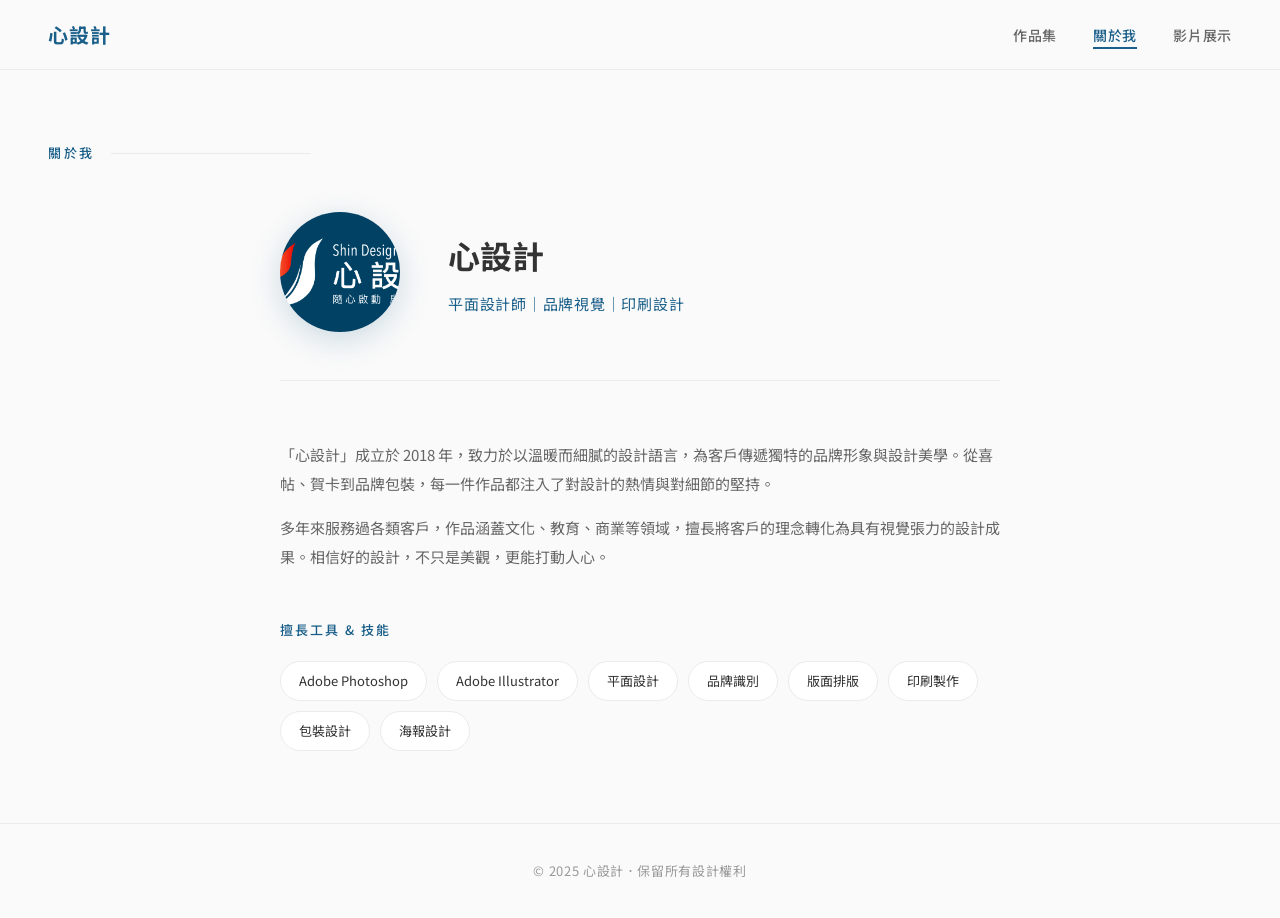
<file: about.html>
<!DOCTYPE html>
<html lang="zh-Hant">
<head>
  <meta charset="UTF-8">
  <meta name="viewport" content="width=device-width, initial-scale=1.0">
  <title>關於我｜心設計</title>
  <link rel="stylesheet" href="style.css">
</head>
<body>

  <!-- 導覽列 -->
  <nav class="nav">
    <a href="index.html" class="nav-logo-text">心設計</a>
    <ul class="nav-links">
      <li><a href="index.html">作品集</a></li>
      <li><a href="about.html" class="active">關於我</a></li>
      <li><a href="video.html">影片展示</a></li>
    </ul>
  </nav>

  <main>
    <section class="section">
      <h2 class="section-title">關於我</h2>

      <div class="about-section">

        <!-- 品牌頭像 + 名稱 -->
        <div class="about-header">
          <div class="about-logo">
            <img src="logo/心設計-03.jpg" alt="心設計">
          </div>
          <div>
            <div class="about-name">心設計</div>
            <div class="about-tagline">平面設計師｜品牌視覺｜印刷設計</div>
          </div>
        </div>

        <!-- 品牌故事 -->
        <div class="about-bio">
          <p>
            「心設計」成立於 2018 年，致力於以溫暖而細膩的設計語言，為客戶傳遞獨特的品牌形象與設計美學。從喜帖、賀卡到品牌包裝，每一件作品都注入了對設計的熱情與對細節的堅持。
          </p>
          <p>
            多年來服務過各類客戶，作品涵蓋文化、教育、商業等領域，擅長將客戶的理念轉化為具有視覺張力的設計成果。相信好的設計，不只是美觀，更能打動人心。
          </p>
          <p>
            <!-- 請在此填寫您的個人介紹 -->
          </p>
        </div>

        <!-- 技能標籤 -->
        <div class="skills-title">擅長工具 &amp; 技能</div>
        <div class="skills-list">
          <span class="skill-tag">Adobe Photoshop</span>
          <span class="skill-tag">Adobe Illustrator</span>
          <span class="skill-tag">平面設計</span>
          <span class="skill-tag">品牌識別</span>
          <span class="skill-tag">版面排版</span>
          <span class="skill-tag">印刷製作</span>
          <span class="skill-tag">包裝設計</span>
          <span class="skill-tag">海報設計</span>
        </div>

      </div>
    </section>
  </main>

  <footer class="footer">
    <p>© 2025 心設計．保留所有設計權利</p>
  </footer>

  <script src="flame.js"></script>
</body>
</html>
</file>
<file: style.css>
@import url('https://fonts.googleapis.com/css2?family=Noto+Sans+TC:wght@300;400;500;700&display=swap');

:root {
  --color-primary: #1a5f8a;
  --color-primary-light: #4a8ab5;
  --color-dark: #333333;
  --color-mid: #666666;
  --color-light: #999999;
  --color-bg: #FAFAFA;
  --color-white: #FFFFFF;
  --color-border: #EBEBEB;
  --nav-height: 70px;
  --transition: 0.3s ease;
}

* {
  margin: 0;
  padding: 0;
  box-sizing: border-box;
}

html {
  scroll-behavior: smooth;
}

body {
  font-family: 'Noto Sans TC', sans-serif;
  background-color: var(--color-bg);
  color: var(--color-dark);
  line-height: 1.7;
}

a {
  text-decoration: none;
  color: inherit;
}

img {
  display: block;
  width: 100%;
  height: 100%;
  object-fit: cover;
}

/* ===== 導覽列 ===== */
.nav {
  position: fixed;
  top: 0;
  left: 0;
  right: 0;
  height: var(--nav-height);
  background: rgba(250, 250, 250, 0.95);
  backdrop-filter: blur(8px);
  border-bottom: 1px solid var(--color-border);
  display: flex;
  align-items: center;
  justify-content: space-between;
  padding: 0 48px;
  z-index: 100;
}

.nav-logo img {
  height: 36px;
  width: auto;
  object-fit: contain;
}

.nav-logo-text {
  font-size: 20px;
  font-weight: 700;
  color: var(--color-primary);
  letter-spacing: 0.05em;
}

.nav-links {
  display: flex;
  gap: 36px;
  list-style: none;
}

.nav-links a {
  font-size: 14px;
  font-weight: 500;
  color: var(--color-mid);
  letter-spacing: 0.05em;
  transition: color var(--transition);
  position: relative;
}

.nav-links a::after {
  content: '';
  position: absolute;
  bottom: -4px;
  left: 0;
  right: 0;
  height: 2px;
  background: var(--color-primary);
  transform: scaleX(0);
  transition: transform var(--transition);
}

.nav-links a:hover,
.nav-links a.active {
  color: var(--color-primary);
}

.nav-links a:hover::after,
.nav-links a.active::after {
  transform: scaleX(1);
}

/* ===== 主要內容 ===== */
main {
  padding-top: var(--nav-height);
}

/* ===== Hero 區塊 ===== */
.hero {
    display: flex;
    align-items: center;
    justify-content: center;
    flex-direction: column;
    text-align: center;
    padding: 100px 48px 80px;
    background: linear-gradient(180deg, #03243d 0%, #01426c 50%, #03243d 100%);
    min-height: 420px;
}

.hero-logo {
  width: 100px;
  height: 100px;
  margin: 0 auto 28px;
  border-radius: 50%;
  overflow: hidden;
  box-shadow: 0 8px 32px rgba(26, 95, 138, 0.2);
}

.hero-title {
  font-size: clamp(36px, 6vw, 64px);
  font-weight: 700;
  color: #fff;
  letter-spacing: 0.1em;
  margin-bottom: 16px;
}

.hero-title span {
  color: #de4f1f;
}

.hero-subtitle {
  font-size: 16px;
  color: #fff;
  font-weight: 300;
  letter-spacing: 0.08em;
  max-width: 400px;
}

/* ===== 區塊標題 ===== */
.section {
  padding: 72px 48px;
}

.section-title {
  font-size: 13px;
  font-weight: 500;
  color: var(--color-primary);
  letter-spacing: 0.2em;
  text-transform: uppercase;
  margin-bottom: 48px;
  display: flex;
  align-items: center;
  gap: 16px;
}

.section-title::after {
  content: '';
  flex: 1;
  height: 1px;
  background: var(--color-border);
  max-width: 200px;
}

/* ===== 分類篩選 ===== */
.filter-bar {
  display: flex;
  flex-wrap: wrap;
  gap: 10px;
  margin-bottom: 40px;
}

.filter-btn {
  padding: 8px 20px;
  border: 1px solid var(--color-border);
  border-radius: 999px;
  background: var(--color-white);
  font-family: inherit;
  font-size: 13px;
  font-weight: 400;
  color: var(--color-mid);
  cursor: pointer;
  transition: all var(--transition);
  letter-spacing: 0.03em;
}

.filter-btn:hover {
  border-color: var(--color-primary);
  color: var(--color-primary);
}

.filter-btn.active {
  background: var(--color-primary);
  border-color: var(--color-primary);
  color: var(--color-white);
  font-weight: 500;
}

/* ===== 作品格狀 ===== */
.project-grid {
  display: grid;
  grid-template-columns: repeat(3, 1fr);
  gap: 20px;
}

.project-card {
  position: relative;
  aspect-ratio: 4/3;
  overflow: hidden;
  border-radius: 8px;
  cursor: pointer;
  background: #f0f0f0;
}

.project-card img {
  transition: transform 0.5s ease;
}

.project-card-overlay {
  position: absolute;
  inset: 0;
  background: linear-gradient(to top, rgba(0,0,0,0.7) 0%, transparent 60%);
  opacity: 0;
  transition: opacity var(--transition);
  display: flex;
  align-items: flex-end;
  padding: 20px;
}

.project-card:hover img {
  transform: scale(1.05);
}

.project-card:hover .project-card-overlay {
  opacity: 1;
}

.project-card-title {
  color: #fff;
  font-size: 14px;
  font-weight: 500;
  letter-spacing: 0.05em;
}

.project-card-tag {
  display: inline-block;
  font-size: 11px;
  color: rgba(255,255,255,0.7);
  margin-top: 4px;
}

.project-card.hidden {
  display: none;
}

/* ===== 關於我頁面 ===== */
.about-section {
  max-width: 720px;
  margin: 0 auto;
}

.about-header {
  display: flex;
  align-items: center;
  gap: 48px;
  margin-bottom: 60px;
  padding-bottom: 48px;
  border-bottom: 1px solid var(--color-border);
}

.about-logo {
  width: 120px;
  height: 120px;
  border-radius: 50%;
  overflow: hidden;
  flex-shrink: 0;
  box-shadow: 0 8px 32px rgba(26, 95, 138, 0.2);
}

.about-name {
  font-size: 32px;
  font-weight: 700;
  color: var(--color-dark);
  margin-bottom: 8px;
}

.about-tagline {
  font-size: 15px;
  color: var(--color-primary);
  font-weight: 400;
  letter-spacing: 0.05em;
}

.about-bio {
  font-size: 15px;
  color: var(--color-mid);
  line-height: 1.9;
  margin-bottom: 48px;
}

.about-bio p + p {
  margin-top: 16px;
}

.skills-title {
  font-size: 13px;
  font-weight: 500;
  color: var(--color-primary);
  letter-spacing: 0.15em;
  text-transform: uppercase;
  margin-bottom: 20px;
}

.skills-list {
  display: flex;
  flex-wrap: wrap;
  gap: 10px;
}

.skill-tag {
  padding: 8px 18px;
  background: var(--color-white);
  border: 1px solid var(--color-border);
  border-radius: 999px;
  font-size: 13px;
  color: var(--color-dark);
}

/* ===== 影片頁面 ===== */
.video-section {
  max-width: 960px;
  margin: 0 auto;
}

.video-wrapper {
  width: 100%;
  border-radius: 12px;
  overflow: hidden;
  box-shadow: 0 16px 64px rgba(0,0,0,0.12);
  background: #000;
}

.video-wrapper video {
  width: 100%;
  display: block;
}

.video-caption {
  margin-top: 20px;
  font-size: 14px;
  color: var(--color-light);
  text-align: center;
  letter-spacing: 0.05em;
}

/* ===== 頁尾 ===== */
.footer {
  border-top: 1px solid var(--color-border);
  padding: 36px 48px;
  text-align: center;
  font-size: 13px;
  color: var(--color-light);
  letter-spacing: 0.05em;
}

/* ===== RWD ===== */
@media (max-width: 900px) {
  .nav {
    padding: 0 24px;
  }

  .hero {
    padding: 80px 24px 60px;
  }

  .section {
    padding: 56px 24px;
  }

  .project-grid {
    grid-template-columns: repeat(2, 1fr);
  }

  .about-header {
    flex-direction: column;
    text-align: center;
    gap: 24px;
  }
}

@media (max-width: 600px) {
  .nav-links {
    gap: 20px;
  }

  .nav-links a {
    font-size: 13px;
  }

  .project-grid {
    grid-template-columns: 1fr;
    gap: 16px;
  }

  .filter-bar {
    gap: 8px;
  }

  .filter-btn {
    font-size: 12px;
    padding: 6px 14px;
  }

  .footer {
    padding: 24px;
  }
}
</file>
